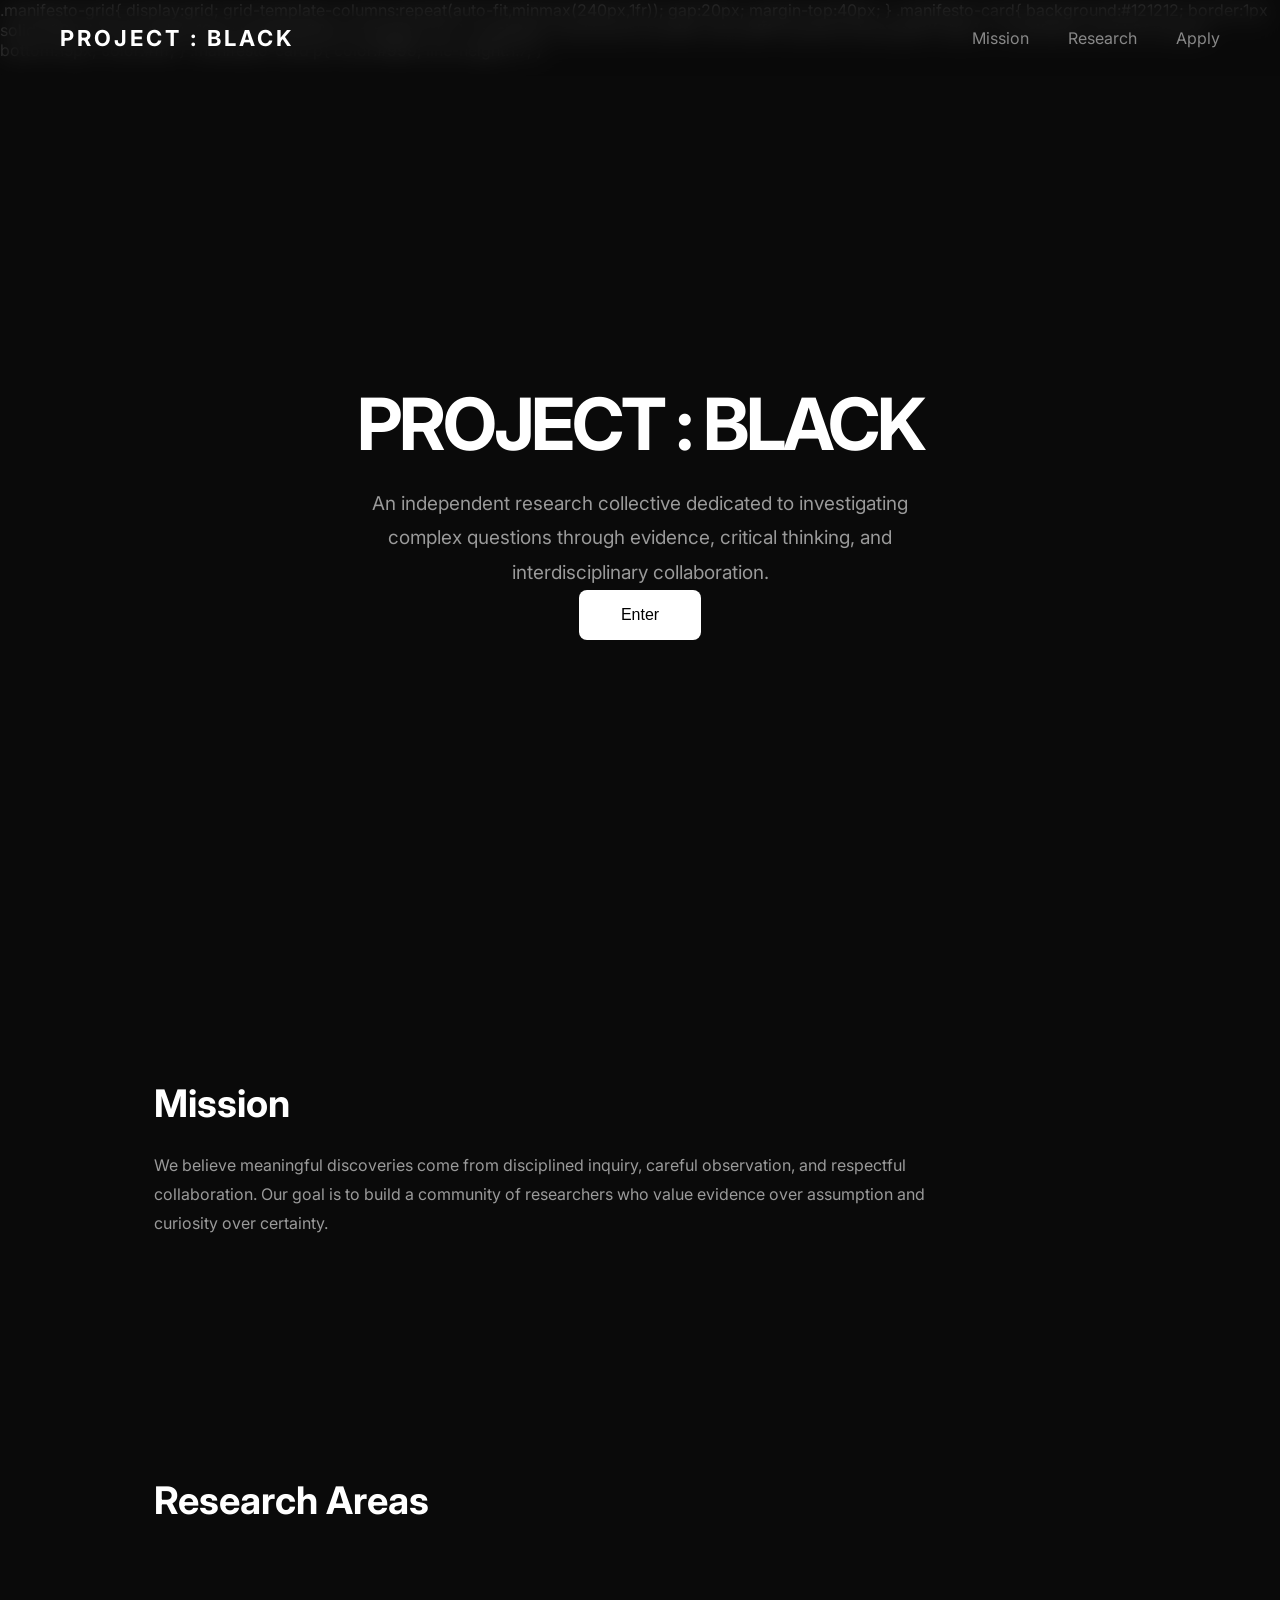
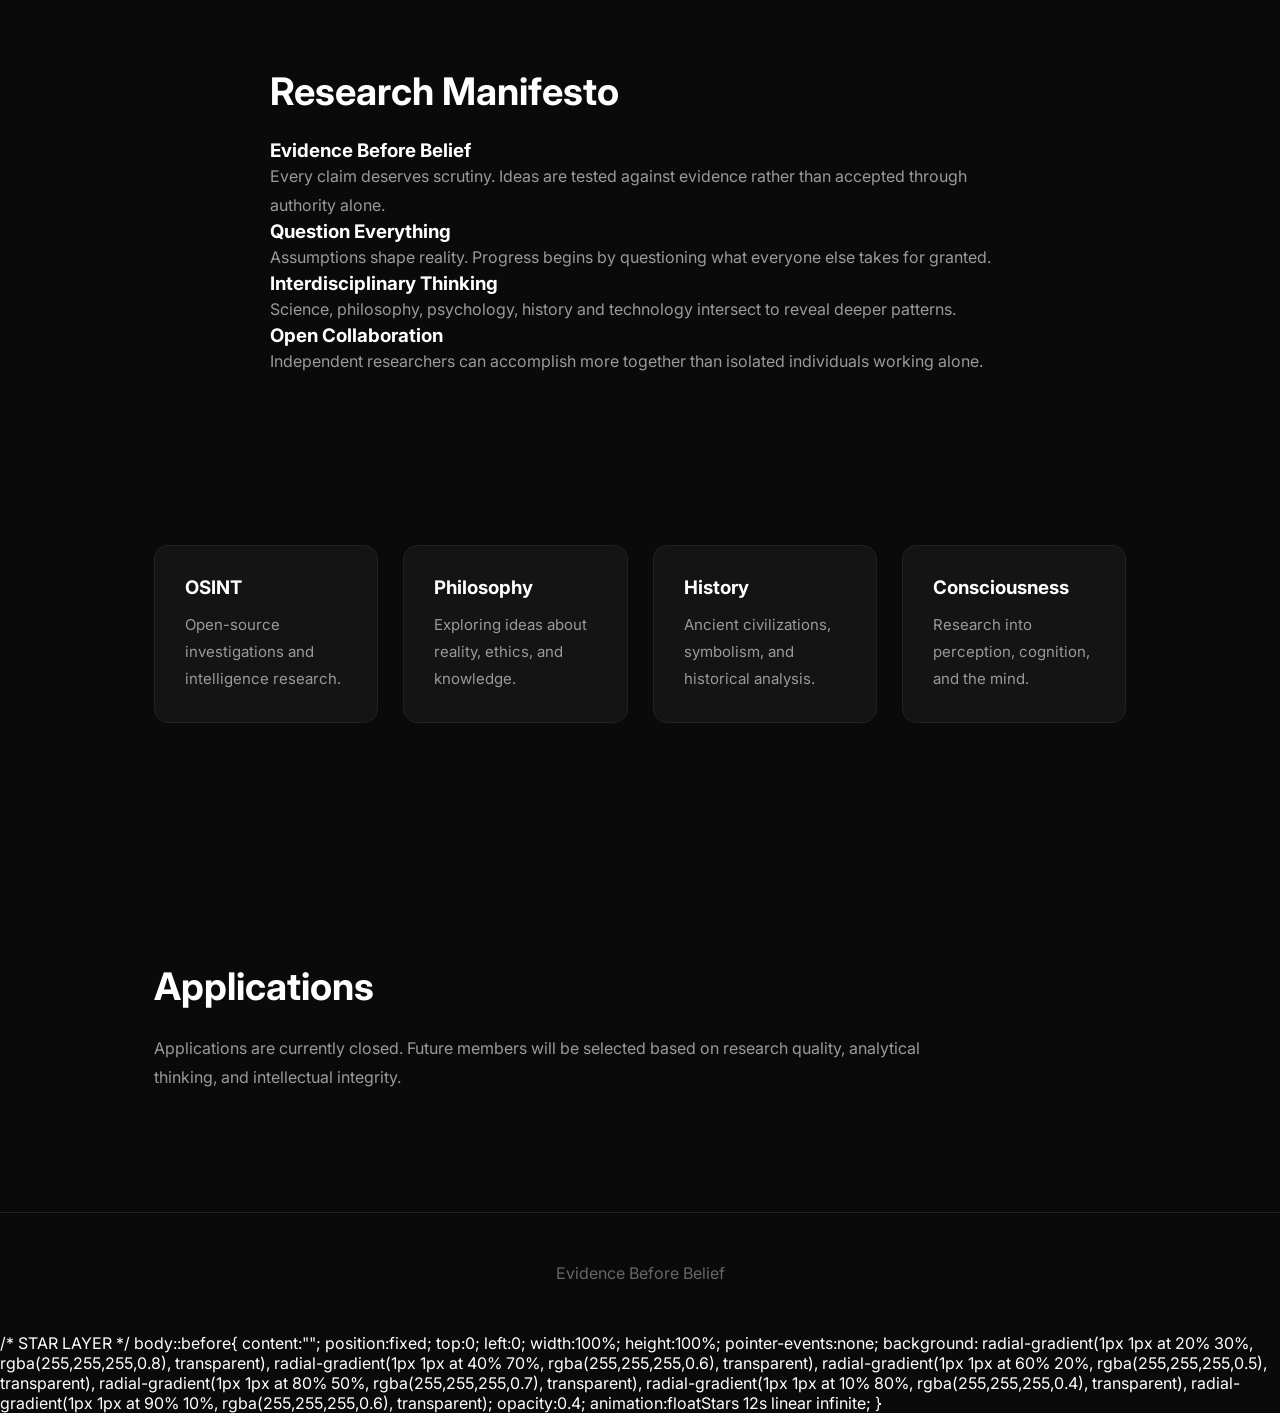
<file: index.html>
<!DOCTYPE html>
<html lang="en">
<head>
<meta charset="UTF-8">
<meta name="viewport" content="width=device-width, initial-scale=1.0">

<title>PROJECT: BLACK</title>

<link href="https://fonts.googleapis.com/css2?family=Inter:wght@300;400;600;700&display=swap" rel="stylesheet">

<style>

*{
margin:0;
padding:0;
box-sizing:border-box;
}

html{
scroll-behavior:smooth;
}

body{

font-family:'Inter',sans-serif;
background:#0a0a0a;
color:white;

}

header{

position:fixed;
top:0;
left:0;
width:100%;
padding:25px 60px;

display:flex;
justify-content:space-between;
align-items:center;

background:rgba(10,10,10,.75);
backdrop-filter:blur(12px);

}

.logo{

font-size:22px;
font-weight:700;
letter-spacing:3px;

}

nav a{

color:#888;
text-decoration:none;
margin-left:35px;
transition:.3s;

}

nav a:hover{

color:white;

}

.hero{

height:100vh;

display:flex;

justify-content:center;

align-items:center;

text-align:center;

padding:20px;

}

.hero h1{

font-size:72px;

font-weight:700;

letter-spacing:-3px;

margin-bottom:20px;

}

.hero p{

width:620px;
max-width:90%;

margin:auto;

font-size:19px;

line-height:1.8;

color:#9a9a9a;

}

button{<a href="manifesto.html" class="btn">Enter</a>

margin-top:45px;

padding:16px 42px;

font-size:16px;

background:white;

color:black;

border:none;

border-radius:8px;

cursor:pointer;

transition:.25s;

}

button:hover{

transform:translateY(-3px);

}

.section{

padding:120px 12%;

}

.section h2{

font-size:38px;

margin-bottom:25px;

}

.section p{

color:#9a9a9a;

line-height:1.8;

max-width:800px;

}

.grid{

display:grid;

grid-template-columns:repeat(auto-fit,minmax(220px,1fr));

gap:25px;

margin-top:50px;

}

.card{

background:#141414;

padding:30px;

border-radius:14px;

border:1px solid #222;

transition:.3s;

}

.card:hover{

border-color:white;

transform:translateY(-4px);

}

.card h3{

margin-bottom:12px;

}

.card p{

font-size:15px;

}

footer{

padding:50px;

text-align:center;

color:#666;

border-top:1px solid #222;

}

</style> .manifesto-grid{
    display:grid;
    grid-template-columns:repeat(auto-fit,minmax(240px,1fr));
    gap:20px;
    margin-top:40px;
}

.manifesto-card{
    background:#121212;
    border:1px solid #222;
    border-radius:12px;
    padding:30px;
    transition:.3s;
}

.manifesto-card:hover{
    border-color:#fff;
    transform:translateY(-6px);
}

.manifesto-card h3{
    margin-bottom:15px;
    color:#fff;
}

.manifesto-card p{
    color:#999;
    line-height:1.7;
}

</head>

<body>

<header>

<div class="logo">
PROJECT : BLACK
</div>

<nav>

<a href="#mission">Mission</a>

<a href="#research">Research</a>

<a href="#apply">Apply</a>

</nav>

</header>

<section class="hero">

<div>

<h1>PROJECT : BLACK</h1>

<p>

An independent research collective dedicated to investigating complex questions through evidence, critical thinking, and interdisciplinary collaboration.

</p>

<button onclick="document.getElementById('mission').scrollIntoView()">

Enter

</button>

</div>

</section>

<section id="mission" class="section">

<h2>Mission</h2>

<p>

We believe meaningful discoveries come from disciplined inquiry, careful observation, and respectful collaboration. Our goal is to build a community of researchers who value evidence over assumption and curiosity over certainty.

</p>

</section>

<section id="research" class="section">

<h2>Research Areas</h2>
  <section id="manifesto" class="section">
    <div class="container">
        <h2>Research Manifesto</h2>

        <div class="manifesto-grid">

            <div class="manifesto-card">
                <h3>Evidence Before Belief</h3>
                <p>
                    Every claim deserves scrutiny. Ideas are tested against
                    evidence rather than accepted through authority alone.
                </p>
            </div>

            <div class="manifesto-card">
                <h3>Question Everything</h3>
                <p>
                    Assumptions shape reality. Progress begins by questioning
                    what everyone else takes for granted.
                </p>
            </div>

            <div class="manifesto-card">
                <h3>Interdisciplinary Thinking</h3>
                <p>
                    Science, philosophy, psychology, history and technology
                    intersect to reveal deeper patterns.
                </p>
            </div>

            <div class="manifesto-card">
                <h3>Open Collaboration</h3>
                <p>
                    Independent researchers can accomplish more together than
                    isolated individuals working alone.
                </p>
            </div>

        </div>
    </div>
  </section>

<div class="grid">

<div class="card">

<h3>OSINT</h3>

<p>Open-source investigations and intelligence research.</p>

</div>

<div class="card">

<h3>Philosophy</h3>

<p>Exploring ideas about reality, ethics, and knowledge.</p>

</div>

<div class="card">

<h3>History</h3>

<p>Ancient civilizations, symbolism, and historical analysis.</p>

</div>

<div class="card">

<h3>Consciousness</h3>

<p>Research into perception, cognition, and the mind.</p>

</div>

</div>

</section>

<section id="apply" class="section">

<h2>Applications</h2>

<p>

Applications are currently closed.

Future members will be selected based on research quality, analytical thinking, and intellectual integrity.

</p>

</section>

<footer>

Evidence Before Belief

</footer>

</body>

  </html>

/* STAR LAYER */
body::before{
content:"";
position:fixed;
top:0;
left:0;
width:100%;
height:100%;
pointer-events:none;
background:
radial-gradient(1px 1px at 20% 30%, rgba(255,255,255,0.8), transparent),
radial-gradient(1px 1px at 40% 70%, rgba(255,255,255,0.6), transparent),
radial-gradient(1px 1px at 60% 20%, rgba(255,255,255,0.5), transparent),
radial-gradient(1px 1px at 80% 50%, rgba(255,255,255,0.7), transparent),
radial-gradient(1px 1px at 10% 80%, rgba(255,255,255,0.4), transparent),
radial-gradient(1px 1px at 90% 10%, rgba(255,255,255,0.6), transparent);

opacity:0.4;
animation:floatStars 12s linear infinite;
}
</file>
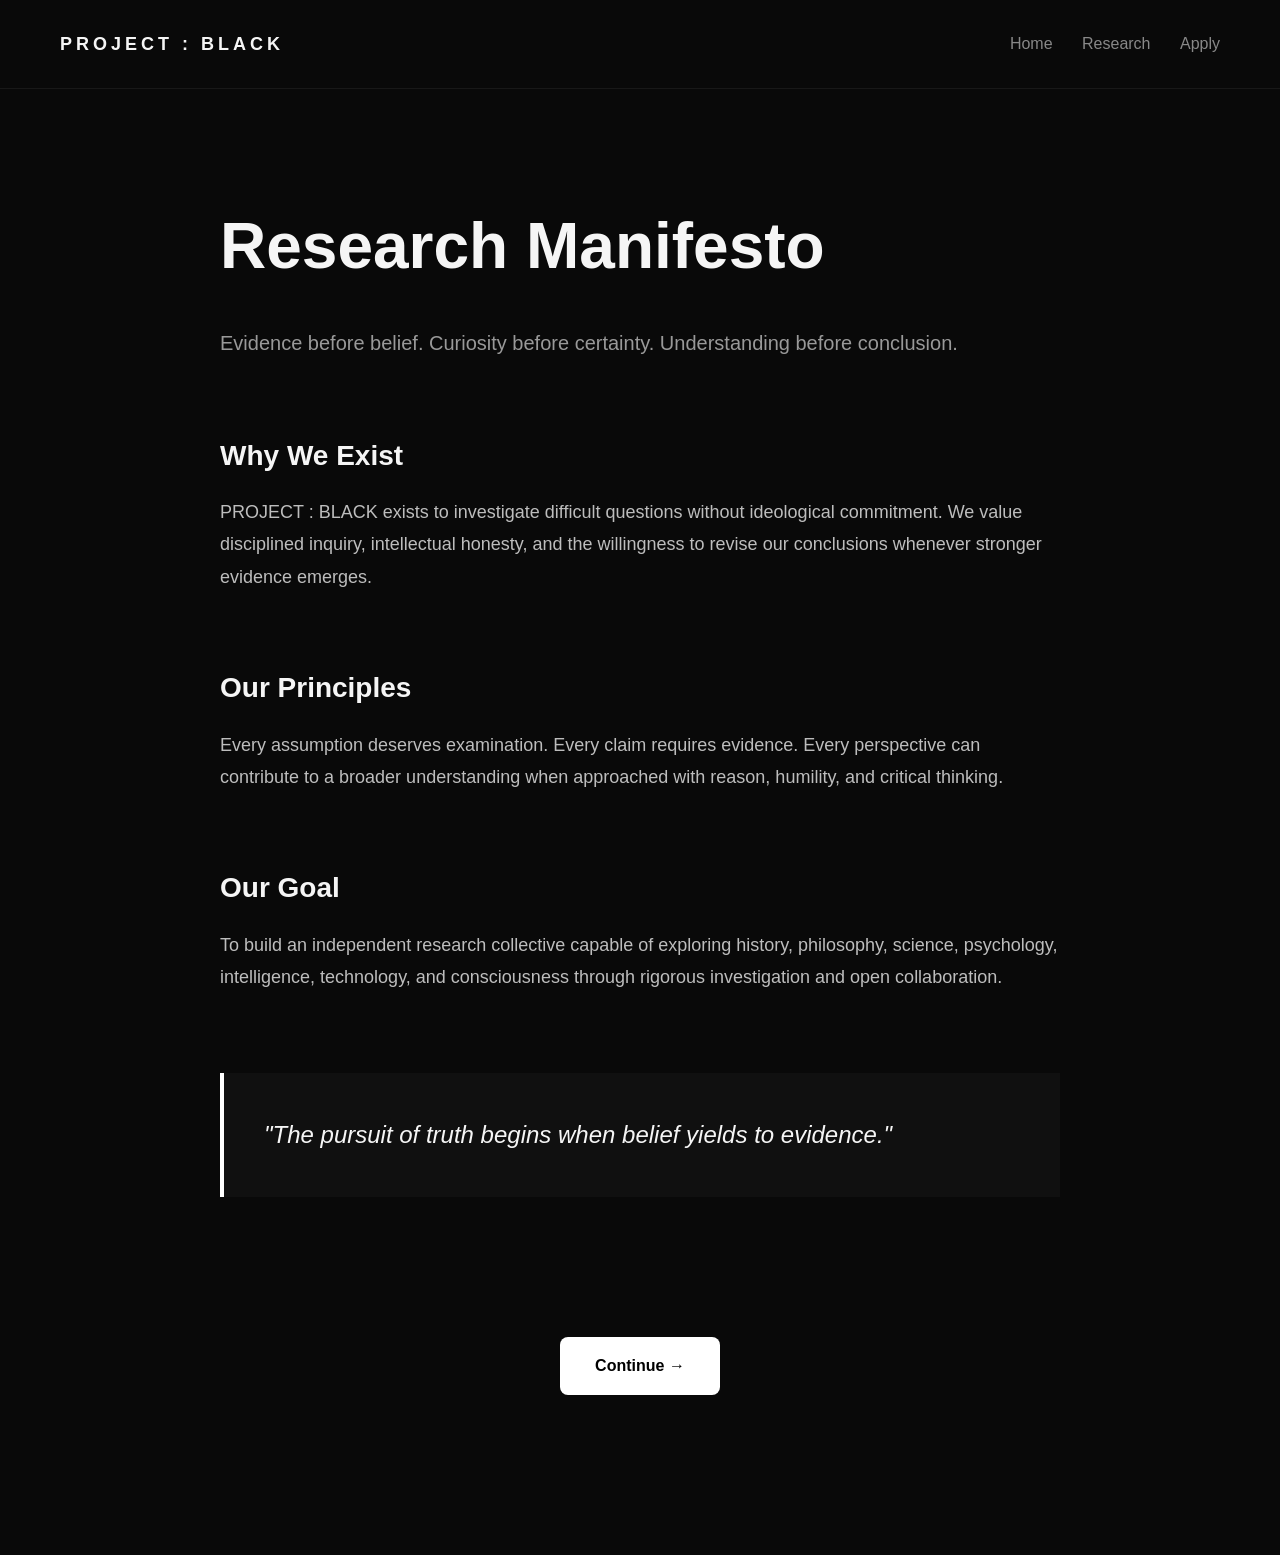
<file: manifesto.html>
<!DOCTYPE html>
<html lang="en">
<head>
<meta charset="UTF-8">
<meta name="viewport" content="width=device-width, initial-scale=1.0">
<title>Research Manifesto | PROJECT : BLACK</title>

<style>
*{
margin:0;
padding:0;
box-sizing:border-box;
}

body{
background:#090909;
color:#f5f5f5;
font-family:Arial,Helvetica,sans-serif;
line-height:1.8;
}

nav{
display:flex;
justify-content:space-between;
align-items:center;
padding:28px 60px;
border-bottom:1px solid #181818;
position:sticky;
top:0;
background:#090909;
}

.logo{
font-size:18px;
font-weight:700;
letter-spacing:4px;
}

nav a{
color:#888;
text-decoration:none;
margin-left:25px;
transition:.3s;
}

nav a:hover{
color:white;
}

.container{
max-width:900px;
margin:auto;
padding:100px 30px;
}

h1{
font-size:64px;
margin-bottom:20px;
}

.subtitle{
font-size:20px;
color:#999;
margin-bottom:70px;
}

.block{
margin-bottom:70px;
}

.block h2{
font-size:28px;
margin-bottom:15px;
}

.block p{
color:#bdbdbd;
font-size:18px;
}

.quote{
margin:80px 0;
padding:40px;
border-left:4px solid white;
background:#101010;
font-size:24px;
font-style:italic;
}

.next{
text-align:center;
padding:60px 0;
}

.button{
display:inline-block;
padding:15px 35px;
background:white;
color:black;
text-decoration:none;
border-radius:8px;
font-weight:bold;
transition:.3s;
}

.button:hover{
transform:translateY(-3px);
}
</style>

</head>

<body>

<nav>
<div class="logo">PROJECT : BLACK</div>

<div>
<a href="index.html">Home</a>
<a href="research.html">Research</a>
<a href="apply.html">Apply</a>
</div>
</nav>

<div class="container">

<h1>Research Manifesto</h1>

<p class="subtitle">
Evidence before belief.
Curiosity before certainty.
Understanding before conclusion.
</p>

<div class="block">
<h2>Why We Exist</h2>

<p>
PROJECT : BLACK exists to investigate difficult questions without ideological commitment. We value disciplined inquiry, intellectual honesty, and the willingness to revise our conclusions whenever stronger evidence emerges.
</p>
</div>

<div class="block">
<h2>Our Principles</h2>

<p>
Every assumption deserves examination. Every claim requires evidence. Every perspective can contribute to a broader understanding when approached with reason, humility, and critical thinking.
</p>
</div>

<div class="block">
<h2>Our Goal</h2>

<p>
To build an independent research collective capable of exploring history, philosophy, science, psychology, intelligence, technology, and consciousness through rigorous investigation and open collaboration.
</p>
</div>

<div class="quote">
"The pursuit of truth begins when belief yields to evidence."
</div>

<div class="next">
<a class="button" href="research.html">
Continue →
</a>
</div>

</div>

</body>
  </html>
</file>
